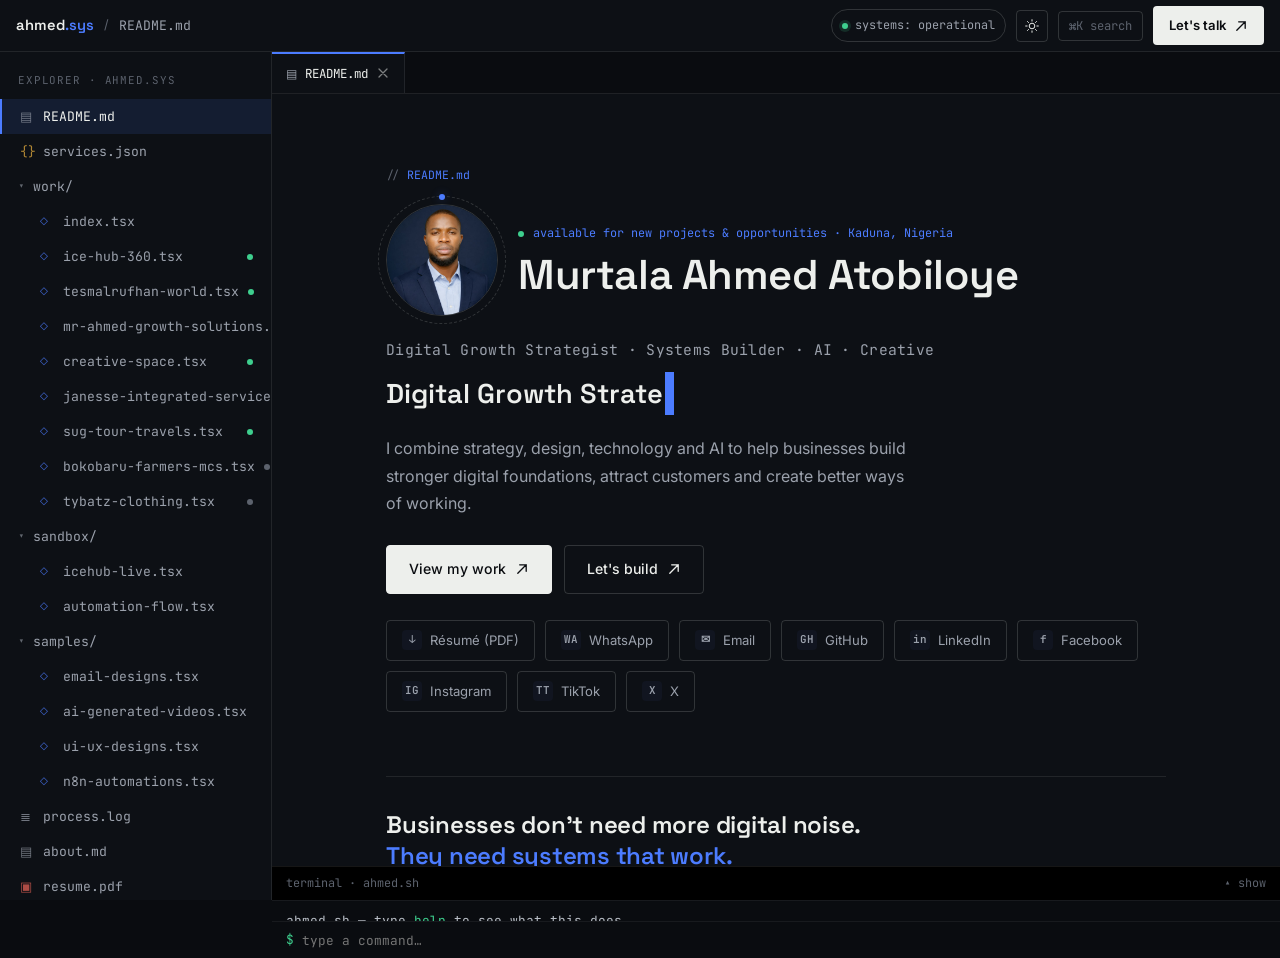
<file: index.html>
<!DOCTYPE html>
<html lang="en">
<head>
<meta charset="UTF-8">
<meta name="viewport" content="width=device-width, initial-scale=1, viewport-fit=cover">
<title>ahmed.sys — Mr Ahmed Growth Solutions</title>
<meta name="description" content="Mr Ahmed Growth Solutions builds digital experiences, growth systems and business solutions using strategy, design, technology and AI.">
<meta property="og:title" content="Mr Ahmed Growth Solutions | Digital Growth Strategist & Systems Builder">
<meta property="og:description" content="I build digital systems that help businesses grow.">
<meta property="og:type" content="website">
<link rel="icon" href="data:image/svg+xml,<svg xmlns=%22http://www.w3.org/2000/svg%22 viewBox=%220 0 100 100%22><text y=%22.9em%22 font-size=%2290%22>▚</text></svg>">
<link rel="preconnect" href="https://fonts.googleapis.com">
<link rel="preconnect" href="https://fonts.gstatic.com" crossorigin>
<link href="https://fonts.googleapis.com/css2?family=Space+Grotesk:wght@500;600;700&family=Inter:wght@400;500;600&family=JetBrains+Mono:wght@400;500;600&display=swap" rel="stylesheet">
<style>
:root{
  --bg:#0A0C10;
  --panel:#0D1015;
  --panel-2:#111520;
  --off:#EDEFEC;
  --off-dim:#9BA1AC;
  --grey:#5C626D;
  --line:rgba(237,239,236,0.09);
  --line-strong:rgba(237,239,236,0.16);
  --blue:#4C7CFF;
  --blue-dim:rgba(76,124,255,0.12);
  --green:#3ECF8E;
  --amber:#F5B942;
  --red:#F0665A;
  --radius:4px;
  --sidebar-w:272px;
  --topbar-h:52px;
  --tabbar-h:42px;
  --terminal-h:200px;
  --terminal-collapsed-h:34px;
  color-scheme: dark;
}
:root[data-theme="light"]{
  --bg:#F7F7F5;
  --panel:#FFFFFF;
  --panel-2:#F0F1EE;
  --off:#0D1015;
  --off-dim:#4B4F57;
  --grey:#83878E;
  --line:rgba(13,16,21,0.10);
  --line-strong:rgba(13,16,21,0.18);
  --blue:#2F5CE0;
  --blue-dim:rgba(47,92,224,0.08);
  --green:#1F9D66;
  --amber:#B3800C;
  --red:#C6392E;
}
*{box-sizing:border-box; margin:0; padding:0;}
html,body{height:100%;}
body{
  background:var(--bg); color:var(--off);
  font-family:'Inter',system-ui,-apple-system,sans-serif;
  font-size:15px; line-height:1.6;
  -webkit-font-smoothing:antialiased;
  overscroll-behavior:none;
  padding-top:env(safe-area-inset-top,0px);
  padding-bottom:env(safe-area-inset-bottom,0px);
}
h1,h2,h3,.display{font-family:'Space Grotesk',sans-serif; letter-spacing:-0.01em; font-weight:600; color:var(--off);}
.mono{font-family:'JetBrains Mono',ui-monospace,monospace;}
a{color:inherit; text-decoration:none;}
img{max-width:100%; display:block;}
button{font-family:inherit; cursor:pointer; background:none; border:none; color:inherit;}
input,textarea,select{font-family:inherit; font-size:0.95rem; color:var(--off); background:transparent;}
::selection{background:var(--blue); color:#fff;}
a:focus-visible, button:focus-visible, [tabindex]:focus-visible{outline:2px solid var(--blue); outline-offset:1px;}

/* ---------------- shell layout ---------------- */
#ide{
  height:100vh; height:100dvh;
  display:grid;
  grid-template-columns: var(--sidebar-w) 1fr;
  grid-template-rows: calc(var(--topbar-h) + env(safe-area-inset-top,0px)) 1fr;
}
@media(max-width:899px){ #ide{ grid-template-columns: 1fr; } }

.topbar{
  grid-column:1/3; grid-row:1;
  display:flex; align-items:center; justify-content:space-between;
  padding:env(safe-area-inset-top,0px) 16px 0 16px;
  border-bottom:1px solid var(--line);
  background:var(--panel);
}
@media(max-width:899px){ .topbar{ grid-column:1/2; } }
.topbar-left{display:flex; align-items:center; gap:10px; min-width:0; height:var(--topbar-h);}
.topbar-left .root{font-family:'Space Grotesk'; font-weight:600; font-size:0.92rem; white-space:nowrap;}
.topbar-left .root span{color:var(--blue);}
.crumb-sep{color:var(--grey); font-size:0.8rem;}
.topbar-left .crumb{font-family:'JetBrains Mono'; font-size:0.82rem; color:var(--off-dim); white-space:nowrap; overflow:hidden; text-overflow:ellipsis;}
.topbar-right{display:flex; align-items:center; gap:10px; height:var(--topbar-h);}
.status-chip{display:flex; align-items:center; gap:7px; font-family:'JetBrains Mono'; font-size:0.74rem; color:var(--off-dim); padding:6px 10px; border:1px solid var(--line-strong); border-radius:20px;}
.status-chip .dot{width:6px; height:6px; border-radius:50%; background:var(--green); box-shadow:0 0 0 3px rgba(62,207,142,0.15);}
.kbtn{display:none; align-items:center; gap:8px; font-family:'JetBrains Mono'; font-size:0.76rem; color:var(--grey); border:1px solid var(--line-strong); padding:6px 10px; border-radius:var(--radius);}
@media(min-width:640px){.kbtn{display:flex;}}
.cta-btn{display:inline-flex; align-items:center; gap:8px; background:var(--off); color:var(--bg); font-size:0.82rem; font-weight:600; padding:9px 16px; border-radius:var(--radius); white-space:nowrap;}
.cta-btn:hover{background:var(--blue); color:#fff;}
.icon-btn{width:32px; height:32px; display:flex; align-items:center; justify-content:center; border:1px solid var(--line-strong); border-radius:var(--radius);}
.icon-btn:hover{border-color:var(--off-dim);}
.sidebar-toggle{display:flex;}
@media(min-width:900px){.sidebar-toggle{display:none;}}

/* ---------------- sidebar ---------------- */
.sidebar{
  grid-column:1; grid-row:2;
  background:var(--panel); border-right:1px solid var(--line);
  overflow-y:auto; padding:16px 0 16px;
  font-family:'JetBrains Mono';
}
@media(max-width:899px){
  .sidebar{
    position:fixed; top:calc(var(--topbar-h) + env(safe-area-inset-top,0px)); left:0; bottom:0; width:min(84vw,320px); z-index:150;
    transform:translateX(-105%); transition:transform .3s cubic-bezier(.6,0,.2,1);
    box-shadow:20px 0 60px rgba(0,0,0,0.5);
  }
  .sidebar.open{transform:translateX(0);}
  .sidebar-scrim{position:fixed; inset:0; top:calc(var(--topbar-h) + env(safe-area-inset-top,0px)); background:rgba(0,0,0,0.5); z-index:140; opacity:0; pointer-events:none; transition:opacity .3s;}
  .sidebar-scrim.open{opacity:1; pointer-events:auto;}
}
.sidebar-label{font-size:0.68rem; letter-spacing:0.08em; color:var(--grey); padding:4px 18px 10px;}
.tree-item{display:flex; align-items:center; gap:9px; padding:7px 18px; font-size:0.82rem; color:var(--off-dim); cursor:pointer; border-left:2px solid transparent; white-space:nowrap;}
.tree-item:hover{background:var(--panel-2); color:var(--off);}
.tree-item.active{background:var(--blue-dim); color:var(--off); border-left-color:var(--blue);}
.tree-item .fi{width:14px; flex-shrink:0; opacity:0.7;}
.tree-folder{padding:7px 18px; font-size:0.82rem; color:var(--off-dim); display:flex; align-items:center; gap:8px; cursor:pointer;}
.tree-folder:hover{color:var(--off);}
.tree-folder .chev{transition:transform .2s; font-size:0.7rem; opacity:0.6;}
.tree-folder.closed .chev{transform:rotate(-90deg);}
.tree-children{overflow:hidden;}
.tree-children .tree-item{padding-left:38px;}
.tree-status{width:6px; height:6px; border-radius:50%; margin-left:auto; flex-shrink:0;}

/* ---------------- main column ---------------- */
.maincol{grid-column:2; grid-row:2; display:flex; flex-direction:column; min-width:0; min-height:0;}
@media(max-width:899px){ .mainol, .maincol{grid-column:1;} }
.mainCol,.mainCol2{}

.tabbar{
  height:var(--tabbar-h); flex-shrink:0; display:flex; align-items:stretch; overflow-x:auto;
  border-bottom:1px solid var(--line); background:var(--bg);
}
.tab{
  display:flex; align-items:center; gap:8px; padding:0 14px; font-family:'JetBrains Mono'; font-size:0.78rem;
  color:var(--grey); border-right:1px solid var(--line); white-space:nowrap; flex-shrink:0; cursor:pointer;
  background:transparent; border-top:2px solid transparent;
}
.tab.active{color:var(--off); background:var(--panel); border-top-color:var(--blue);}
.tab .x{opacity:0.5; padding:2px;}
.tab .x:hover{opacity:1;}

.content{flex:1; min-height:0; overflow-y:auto; background:var(--panel); scroll-behavior:smooth;}
.file-body{max-width:860px; margin:0 auto; padding:56px 28px 90px;}
@media(min-width:640px){.file-body{padding:72px 40px 100px;}}
.file-tag{font-family:'JetBrains Mono'; font-size:0.72rem; color:var(--grey); margin-bottom:20px;}
.file-tag .path{color:var(--blue);}

.next-link{display:flex; align-items:center; justify-content:space-between; gap:16px; margin-top:64px; padding-top:24px; border-top:1px solid var(--line); font-family:'JetBrains Mono'; font-size:0.8rem; color:var(--grey);}
.next-link a{color:var(--off); display:flex; align-items:center; gap:8px;}
.next-link a:hover{color:var(--blue);}

/* ---------------- terminal ---------------- */
.terminal{
  flex-shrink:0; border-top:1px solid var(--line); background:#000;
  height:var(--terminal-h); display:flex; flex-direction:column; transition:height .25s ease;
}
.terminal.collapsed{height:var(--terminal-collapsed-h);}
.terminal-bar{
  height:var(--terminal-collapsed-h); flex-shrink:0; display:flex; align-items:center; justify-content:space-between;
  padding:0 14px; font-family:'JetBrains Mono'; font-size:0.74rem; color:var(--grey); cursor:pointer;
  border-bottom:1px solid rgba(255,255,255,0.06);
}
.terminal-bar:hover{color:var(--off-dim);}
.terminal-out{flex:1; overflow-y:auto; padding:10px 14px; font-family:'JetBrains Mono'; font-size:0.8rem; color:#B7BCC4; display:flex; flex-direction:column; gap:4px;}
.terminal-out .line{white-space:pre-wrap; word-break:break-word;}
.terminal-out .cmd{color:var(--off);}
.terminal-out .cmd::before{content:'$ '; color:var(--green);}
.terminal-out .err{color:var(--red);}
.terminal-out .ok{color:var(--green);}
.terminal-input-row{display:flex; align-items:center; gap:8px; padding:8px 14px; border-top:1px solid rgba(255,255,255,0.06); flex-shrink:0;}
.terminal-input-row .prompt{color:var(--green); font-family:'JetBrains Mono'; font-size:0.8rem;}
.terminal-input-row input{flex:1; font-family:'JetBrains Mono'; font-size:0.8rem; color:var(--off); background:none; border:none; outline:none;}

/* ---------------- content pieces reused across files ---------------- */
.eyebrow-mono{font-family:'JetBrains Mono'; font-size:0.74rem; color:var(--blue); display:flex; align-items:center; gap:9px;}
.eyebrow-mono .dot{width:6px; height:6px; border-radius:50%; background:var(--green);}
.btn{display:inline-flex; align-items:center; gap:9px; padding:12px 22px; border:1px solid var(--line-strong); border-radius:var(--radius); font-size:0.88rem; font-weight:500; transition:all .2s ease;}
.btn:hover{border-color:var(--blue); color:var(--blue);}
.btn.primary{background:var(--off); color:var(--bg); border-color:var(--off);}
.btn.primary:hover{background:var(--blue); border-color:var(--blue); color:#fff;}
.btn svg{transition:transform .2s;}
.btn:hover svg{transform:translate(2px,-2px);}

.tag{display:inline-flex; align-items:center; gap:6px; font-family:'JetBrains Mono'; font-size:0.68rem; padding:4px 10px; border-radius:20px; border:1px solid var(--line-strong);}
.tag.live{color:var(--green); border-color:rgba(62,207,142,0.35);}
.tag.progress{color:var(--amber); border-color:rgba(245,185,66,0.35);}
.tag.soon{color:var(--grey); border-color:var(--line-strong);}
.tag.archived{color:var(--grey); border-color:var(--line-strong); opacity:.6;}
.tag .dot{width:5px; height:5px; border-radius:50%; background:currentColor;}

.pcard{display:block; border:1px solid var(--line); border-radius:var(--radius); padding:22px; margin-bottom:14px; transition:border-color .2s;}
.pcard:hover{border-color:var(--blue);}
.pcard-top{display:flex; align-items:center; justify-content:space-between; gap:10px; flex-wrap:wrap;}
.pcard-meta{font-family:'JetBrains Mono'; font-size:0.72rem; color:var(--grey); margin-top:10px; display:flex; gap:10px; flex-wrap:wrap;}

.kv-grid{display:grid; grid-template-columns:1fr; gap:1px; background:var(--line); border:1px solid var(--line); margin-top:8px;}
@media(min-width:640px){.kv-grid.two-col{grid-template-columns:1fr 1fr;}}
.kv-row{background:var(--panel); padding:18px 20px;}
.kv-key{font-family:'JetBrains Mono'; font-size:0.72rem; color:var(--grey); margin-bottom:4px;}
.kv-val{font-size:0.95rem;}
.chip-row{display:flex; flex-wrap:wrap; gap:8px; margin-top:10px;}
.chip{font-family:'JetBrains Mono'; font-size:0.76rem; border:1px solid var(--line); padding:6px 12px; border-radius:16px; color:var(--off-dim);}

/* ---------------- mini analytics chart (services page) ---------------- */
.svc-chart{ display:flex; align-items:flex-end; gap:3px; height:34px; flex-shrink:0; }
.svc-chart span{
  width:5px; border-radius:2px 2px 0 0; flex-shrink:0;
  background:linear-gradient(180deg, var(--blue), rgba(76,124,255,0.15));
  transform-origin:bottom; animation:barGrow .7s cubic-bezier(.2,.8,.2,1) backwards;
}
@keyframes barGrow{ from{ transform:scaleY(0); opacity:0; } to{ transform:scaleY(1); opacity:1; } }
@media(prefers-reduced-motion: reduce){ .svc-chart span{ animation:none; } }
@media(max-width:520px){ .svc-chart{ display:none; } }

/* ---------------- services photo cards ---------------- */
.svc-photo-grid{ display:grid; grid-template-columns:1fr; gap:20px; margin-top:36px; }
@media(min-width:720px){ .svc-photo-grid{ grid-template-columns:1fr 1fr; } }
.svc-photo-card{
  position:relative; border-radius:8px; overflow:hidden; aspect-ratio:4/5;
  background-size:cover; background-position:center; border:1px solid var(--line-strong);
}
.svc-photo-overlay{
  position:absolute; inset:0;
  background:linear-gradient(180deg, rgba(10,12,16,0.05) 0%, rgba(10,12,16,0.55) 55%, rgba(10,12,16,0.94) 100%);
}
.svc-photo-content{ position:absolute; left:0; right:0; bottom:0; padding:26px; }
.svc-photo-idx{ font-family:'JetBrains Mono'; font-size:0.7rem; color:var(--blue); opacity:0; transform:translateY(16px); transition:opacity .6s ease, transform .6s ease; }
.svc-photo-title{ font-family:'Space Grotesk'; font-weight:600; font-size:1.3rem; color:#fff; margin-top:8px; opacity:0; transform:translateY(20px); transition:opacity .6s ease .08s, transform .6s ease .08s; }
.svc-photo-desc{ color:rgba(255,255,255,0.78); font-size:0.9rem; margin-top:10px; max-width:340px; opacity:0; transform:translateY(20px); transition:opacity .6s ease .16s, transform .6s ease .16s; }
.svc-photo-card.in .svc-photo-idx, .svc-photo-card.in .svc-photo-title, .svc-photo-card.in .svc-photo-desc{ opacity:1; transform:translateY(0); }
@media(prefers-reduced-motion: reduce){
  .svc-photo-idx, .svc-photo-title, .svc-photo-desc{ opacity:1 !important; transform:none !important; transition:none !important; }
}

.log-row{display:grid; grid-template-columns:1fr; gap:8px; border-left:2px solid var(--line); padding:4px 0 26px 20px; position:relative;}
.log-row::before{content:''; position:absolute; left:-5px; top:6px; width:8px; height:8px; border-radius:50%; background:var(--blue);}
.log-ts{font-family:'JetBrains Mono'; font-size:0.72rem; color:var(--grey);}

.field{margin-bottom:16px;}
.field label{display:block; font-family:'JetBrains Mono'; font-size:0.74rem; color:var(--grey); margin-bottom:6px;}
.field label::before{content:'--'; color:var(--blue); margin-right:4px;}
.field input, .field textarea, .field select{width:100%; border:1px solid var(--line-strong); border-radius:var(--radius); padding:11px 13px; background:var(--panel-2);}
.field input:focus, .field textarea:focus, .field select:focus{outline:2px solid var(--blue); outline-offset:1px; border-color:var(--blue);}
.field textarea{resize:vertical; min-height:100px;}

.filter-row{display:flex; flex-wrap:wrap; gap:8px; margin-top:6px;}
.fbtn{font-family:'JetBrains Mono'; padding:7px 13px; border:1px solid var(--line-strong); border-radius:16px; font-size:0.74rem; color:var(--off-dim);}
.fbtn.active{background:var(--off); color:var(--bg); border-color:var(--off);}

.device{border:1px solid var(--line-strong); border-radius:8px; background:var(--panel-2); overflow:hidden;}
.device-bar{display:flex; gap:6px; padding:10px 12px; border-bottom:1px solid var(--line);}
.device-bar span{width:7px; height:7px; border-radius:50%; background:var(--line-strong);}
.device-screen{padding:20px; min-height:220px;}

.hidden{display:none !important;}
.rv{opacity:0; transform:translateY(10px); transition:opacity .5s ease, transform .5s ease;}
.rv.in{opacity:1; transform:none;}
@media(prefers-reduced-motion: reduce){.rv{opacity:1 !important; transform:none !important; transition:none !important;}}

.hero-frame{border:1px solid var(--line-strong); border-radius:6px; overflow:hidden; position:relative;}
.hero-frame img{width:100%; height:100%; object-fit:cover;}

/* circular avatar with animated ring */
.avatar-wrap{position:relative; width:112px; height:112px; flex-shrink:0;}
.avatar-ring{position:absolute; inset:-8px; border-radius:50%; border:1px dashed var(--line-strong); animation:spin 18s linear infinite;}
.avatar-ring::after{content:''; position:absolute; top:-3px; left:50%; width:6px; height:6px; margin-left:-3px; border-radius:50%; background:var(--blue); box-shadow:0 0 8px 2px var(--blue-dim);}
.avatar-photo{width:112px; height:112px; border-radius:50%; overflow:hidden; border:1px solid var(--line-strong); position:relative; z-index:1;}
.avatar-photo img{width:100%; height:100%; object-fit:cover;}
@keyframes spin{from{transform:rotate(0deg);}to{transform:rotate(360deg);}}
@media(prefers-reduced-motion: reduce){.avatar-ring{animation:none;}}

.type-line{display:inline-flex; align-items:baseline; font-family:'Space Grotesk'; font-weight:600;}
.type-cursor{display:inline-block; width:0.5ch; margin-left:2px; background:var(--blue); animation:blink 1s step-end infinite;}
@keyframes blink{50%{opacity:0;}}
@media(prefers-reduced-motion: reduce){.type-cursor{animation:none;}}

.social-btn{display:inline-flex; align-items:center; gap:8px; padding:9px 15px; border:1px solid var(--line-strong); border-radius:var(--radius); font-size:0.82rem; color:var(--off-dim); transition:all .2s ease;}
.social-btn:hover{border-color:var(--blue); color:var(--blue);}
.social-code{font-family:'JetBrains Mono'; font-size:0.68rem; font-weight:600; width:20px; height:20px; border-radius:4px; background:var(--panel-2); display:flex; align-items:center; justify-content:center; flex-shrink:0;}

/* command palette */
#palette-overlay{position:fixed; inset:0; background:rgba(0,0,0,0.55); z-index:300; display:flex; align-items:flex-start; justify-content:center; padding-top:12vh;}
#palette{width:min(560px,92vw); background:var(--panel); border:1px solid var(--line-strong); border-radius:8px; box-shadow:0 30px 80px rgba(0,0,0,0.5); overflow:hidden;}
#palette input{width:100%; padding:16px 18px; font-family:'JetBrains Mono'; font-size:0.9rem; border:none; border-bottom:1px solid var(--line); background:transparent;}
#palette-list{max-height:320px; overflow-y:auto;}
.palette-item{display:flex; align-items:center; gap:10px; padding:12px 18px; font-family:'JetBrains Mono'; font-size:0.82rem; color:var(--off-dim); cursor:pointer;}
.palette-item:hover, .palette-item.sel{background:var(--blue-dim); color:var(--off);}

/* ---------------- polaroid gallery (real project screenshots) ---------------- */
.polaroid-grid{display:flex; flex-wrap:wrap; gap:32px; padding:14px 4px 26px;}
.polaroid{
  background:#fdfdfb; padding:12px 12px 22px; width:250px; flex-shrink:0;
  box-shadow:0 20px 44px -14px rgba(0,0,0,0.55), 0 2px 6px rgba(0,0,0,0.25);
  transition:transform .25s ease, box-shadow .25s ease; cursor:default;
}
.polaroid:nth-child(3n+1){ transform:rotate(-2.2deg); }
.polaroid:nth-child(3n+2){ transform:rotate(1.6deg); }
.polaroid:nth-child(3n){ transform:rotate(-0.8deg); }
.polaroid:hover{ transform:rotate(0deg) translateY(-4px) scale(1.035); box-shadow:0 28px 60px -16px rgba(0,0,0,0.6); z-index:2; }
.polaroid img{ width:100%; display:block; background:#111; }
.polaroid-caption{
  font-family:'Georgia','Space Grotesk',serif; font-style:italic; color:#2b2b2b;
  font-size:0.8rem; text-align:center; margin-top:12px; line-height:1.4; padding:0 4px;
}
@media(max-width:600px){ .polaroid{ width:44vw; } }
</style>
</head>
<body>
<div id="app"></div>
<script>
window.__PORTRAIT__ = "[data-uri]";
</script>
<script src="./data.js"></script>
<script src="./app.js"></script>
</body>
</html>
</file>
